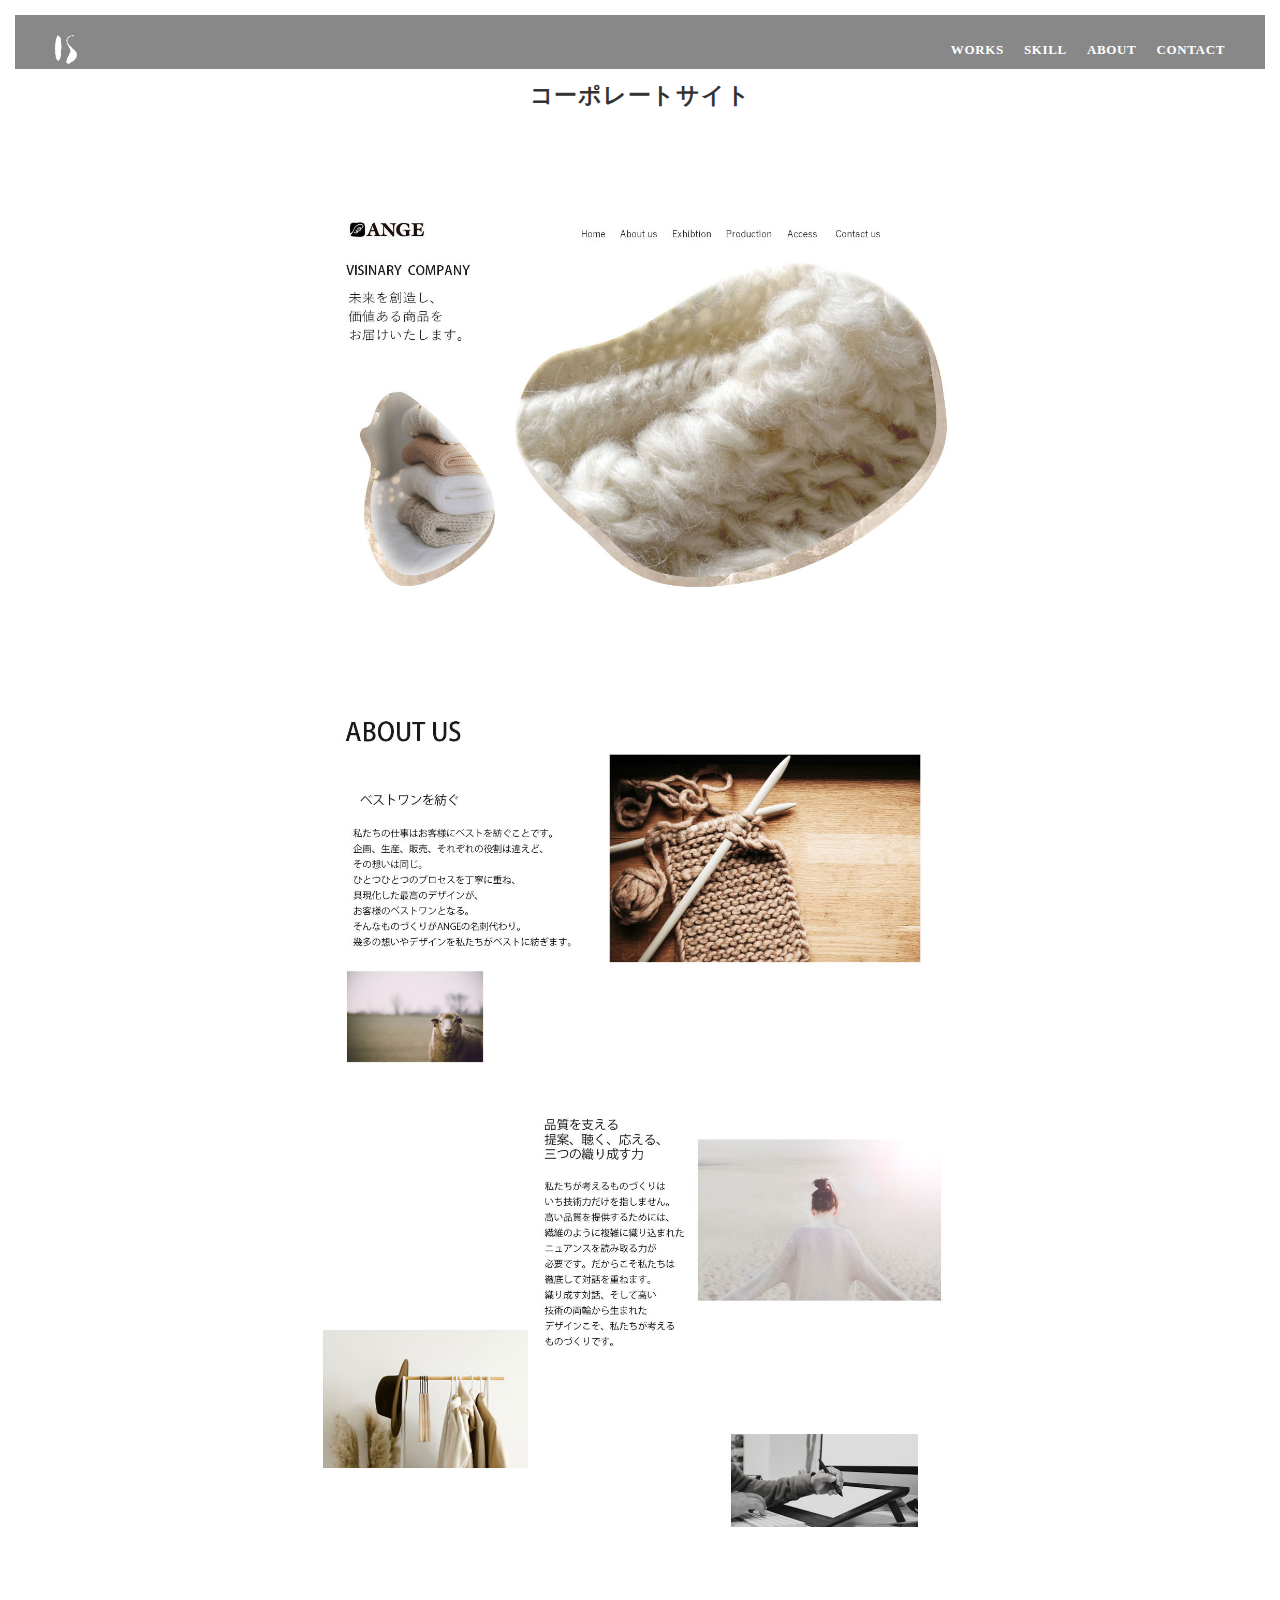
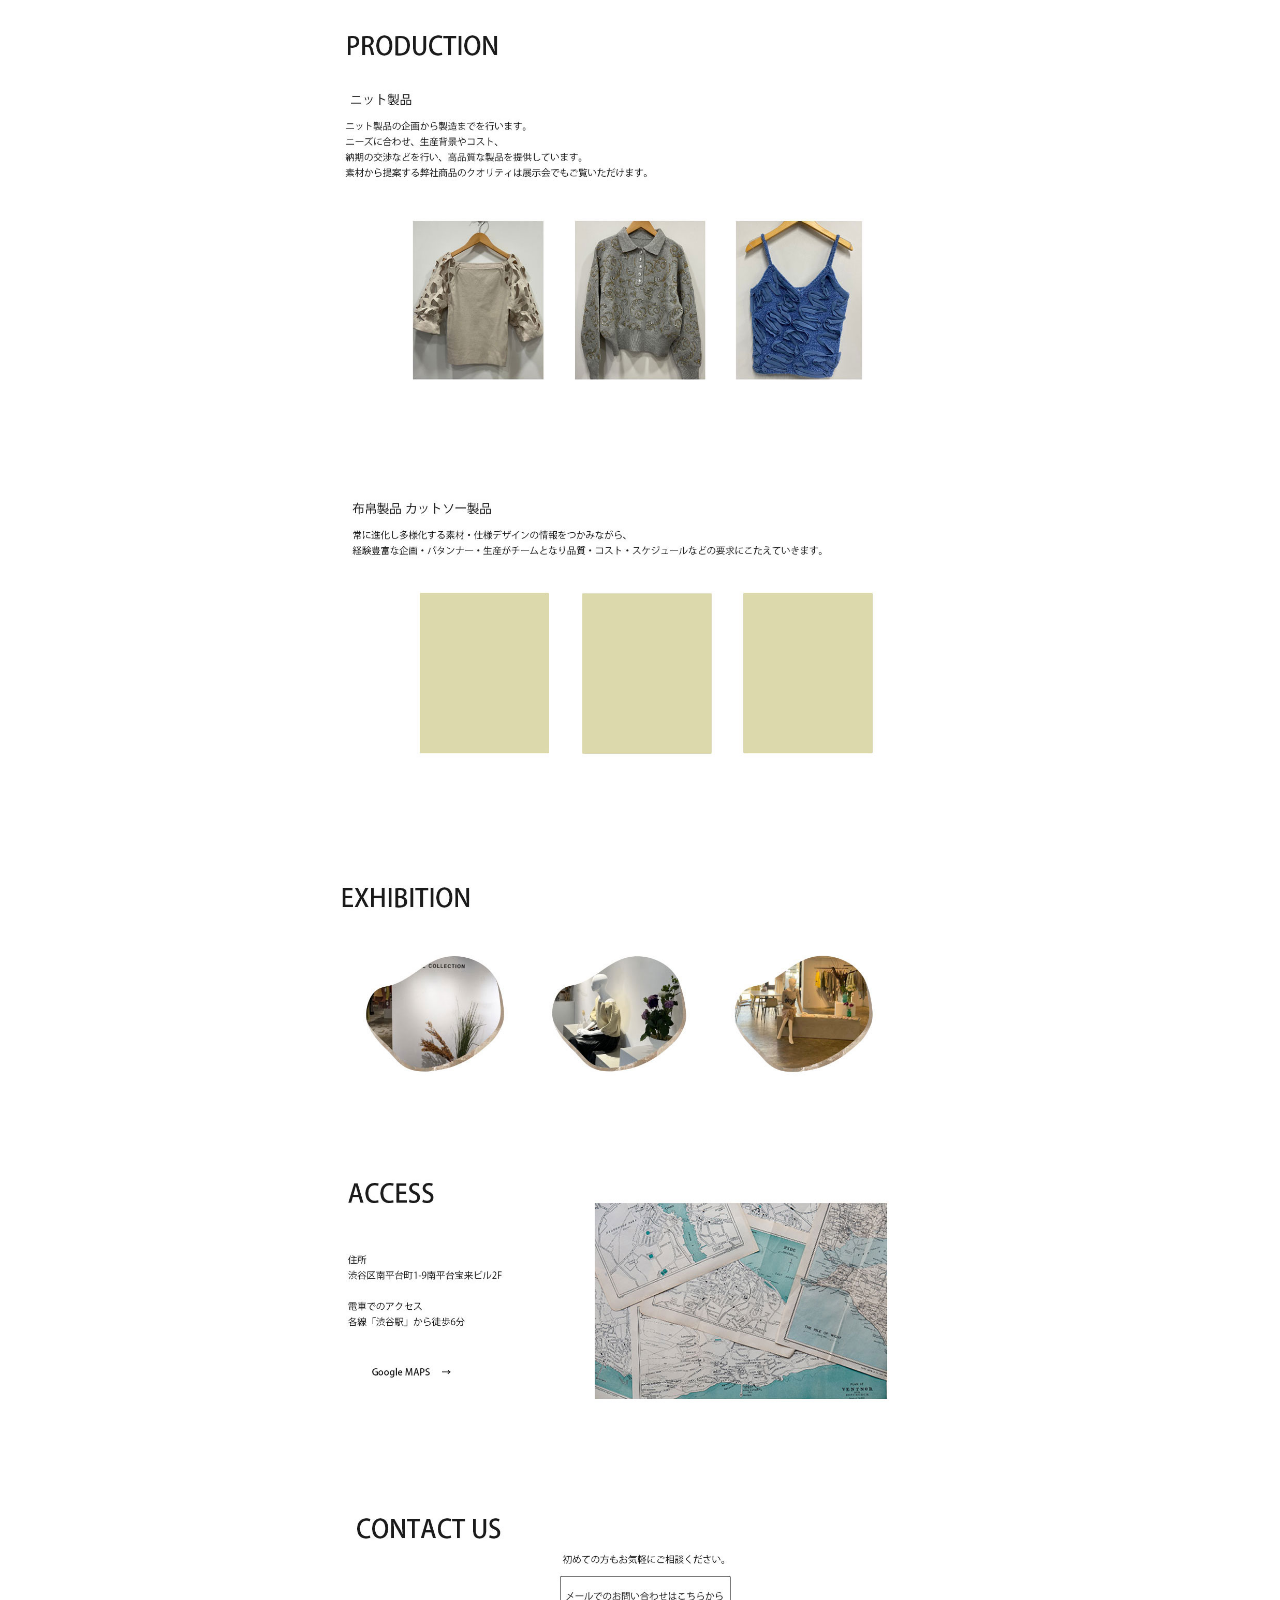
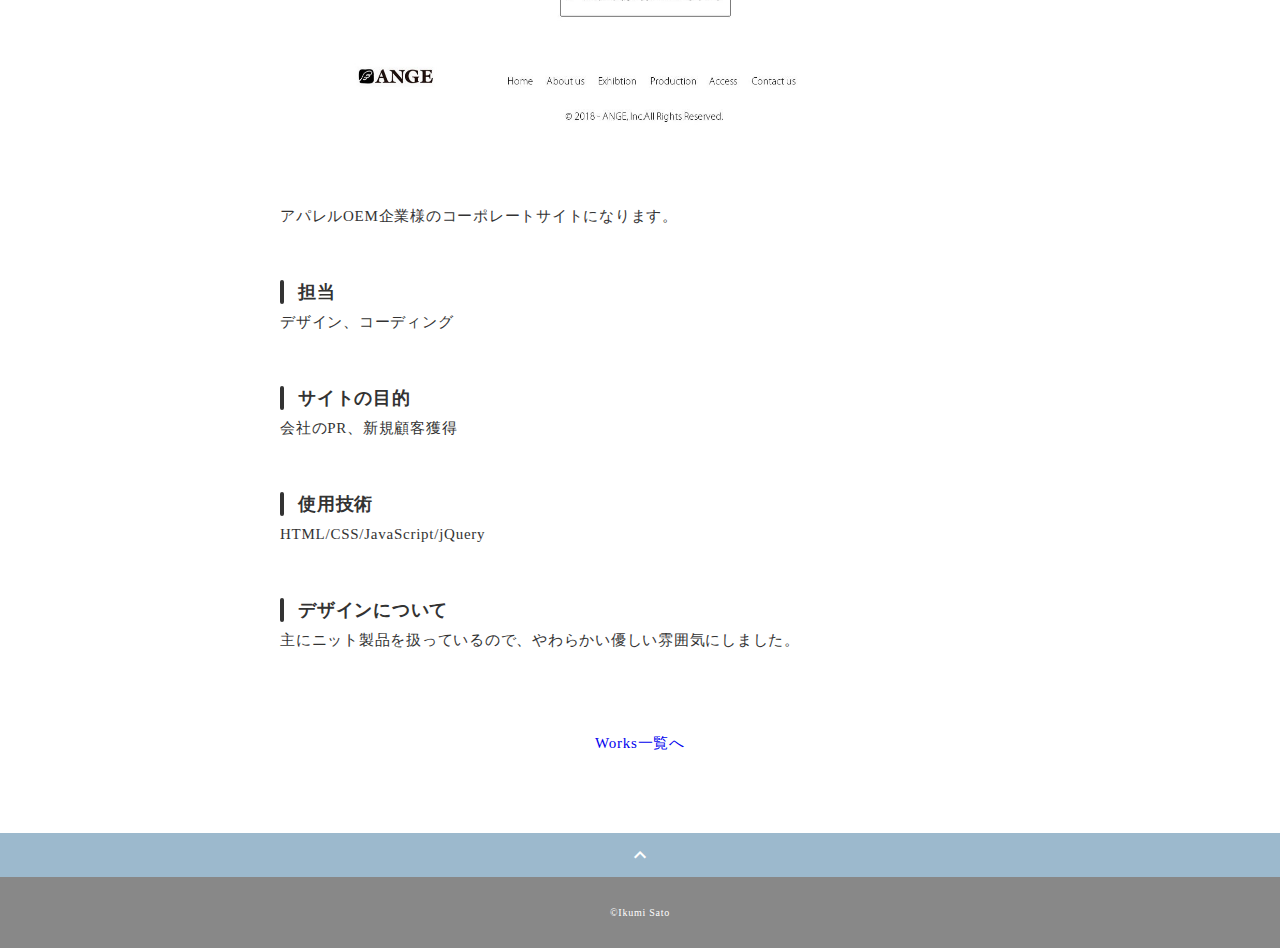
<file: works-1.html>
<!DOCTYPE html>
<html>
  <head>
    <meta charset="utf-8" />
    <meta
      name="viewport"
      content="width=device-width, initial-scale=1.0, maximum-scale=1.0, minimum-scale=1.0"
    />
    <title>Ikumi Sato ポートフォリオ</title>
    <link rel="icon" href="img/logo.gif" />
    <link rel="preconnect" href="https://fonts.gstatic.com" />
    <link
      href="https://fonts.googleapis.com/css2?family=Montserrat:wght@400;700&display=swap"
      rel="stylesheet"
    />
    <link
      href="https://fonts.googleapis.com/css?family=Material+Icons+Outlined"
      rel="stylesheet"
    />
    <link href="css/ress.css" media="all" rel="stylesheet" type="text/css" />
    <link href="css/style.css" media="all" rel="stylesheet" type="text/css" />
  </head>

  <body>
    <div class="wrapper">
      <!-- header -->
      <header class="header">
        <div class="container-sb">
          <h1 class="header-logo">
            <a href="index.html"><img src="img/logo.png" /></a>
          </h1>
          <nav class="gnav">
            <ul class="gnav-list">
              <li class="gnav-item"><a href="index.html#works">WORKS</a></li>
              <li class="gnav-item"><a href="index.html#skill">SKILL</a></li>
              <li class="gnav-item"><a href="index.html#about">ABOUT</a></li>
              <li class="gnav-item">
                <a href="index.html#contact">CONTACT</a>
              </li>
            </ul>
          </nav>
        </div>
      </header>
      <!-- /header -->

      <main class="content">
        <article class="article">
          <div class="article-container">
            <h2 class="article-title">コーポレートサイト</h2>
            <div class="article-body">
              <p style="text-align: center">
                <img src="img/works-detail/works-4.png" alt="" />
              </p>
              <p>アパレルOEM企業様のコーポレートサイトになります。</p>
              <!-- <h3>URL</h3>
              <p>
                <a href="" target="_blank" rel="noopener"
                  >ここにURLを入れてください。</a
                >
              </p> -->
              <h3>担当</h3>
              <p>デザイン、コーディング</p>
              <h3>サイトの目的</h3>
              <p>会社のPR、新規顧客獲得</p>
              <h3>使用技術</h3>
              <p>HTML/CSS/JavaScript/jQuery</p>
              <h3>デザインについて</h3>
              <p>
                主にニット製品を扱っているので、やわらかい優しい雰囲気にしました。
              </p>
            </div>
            <div class="home-link">
              <a href="index.html#works">Works一覧へ</a>
            </div>
          </div>
        </article>

        <div class="page-top" id="js-page-top">
          <span class="material-icons-outlined">expand_less</span>
        </div>
      </main>

      <!-- footer -->
      <footer class="footer">
        <div class="copyright">&copy;Ikumi Sato</div>
      </footer>
      <!-- /footer -->
    </div>
    <script src="https://ajax.googleapis.com/ajax/libs/jquery/3.6.0/jquery.min.js"></script>
    <script type="text/javascript" src="js/script.js"></script>
  </body>
</html>
</file>
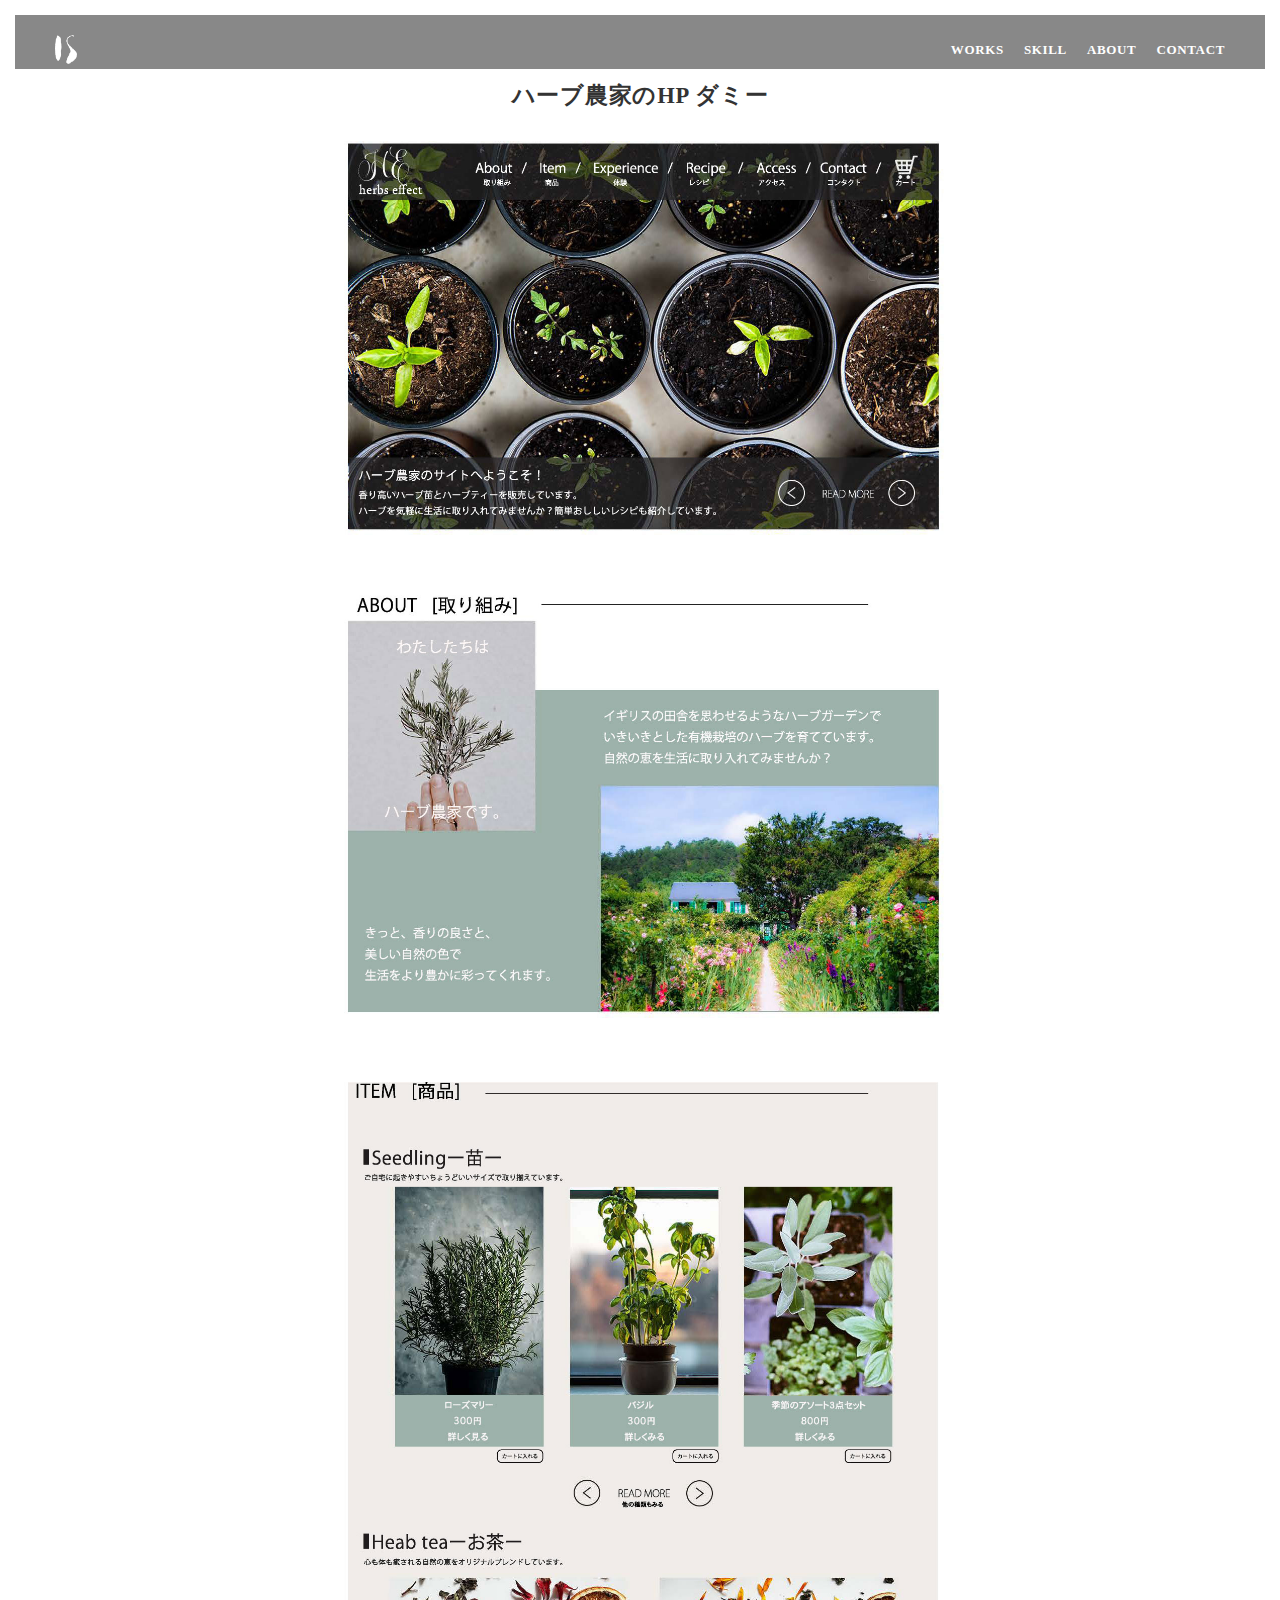
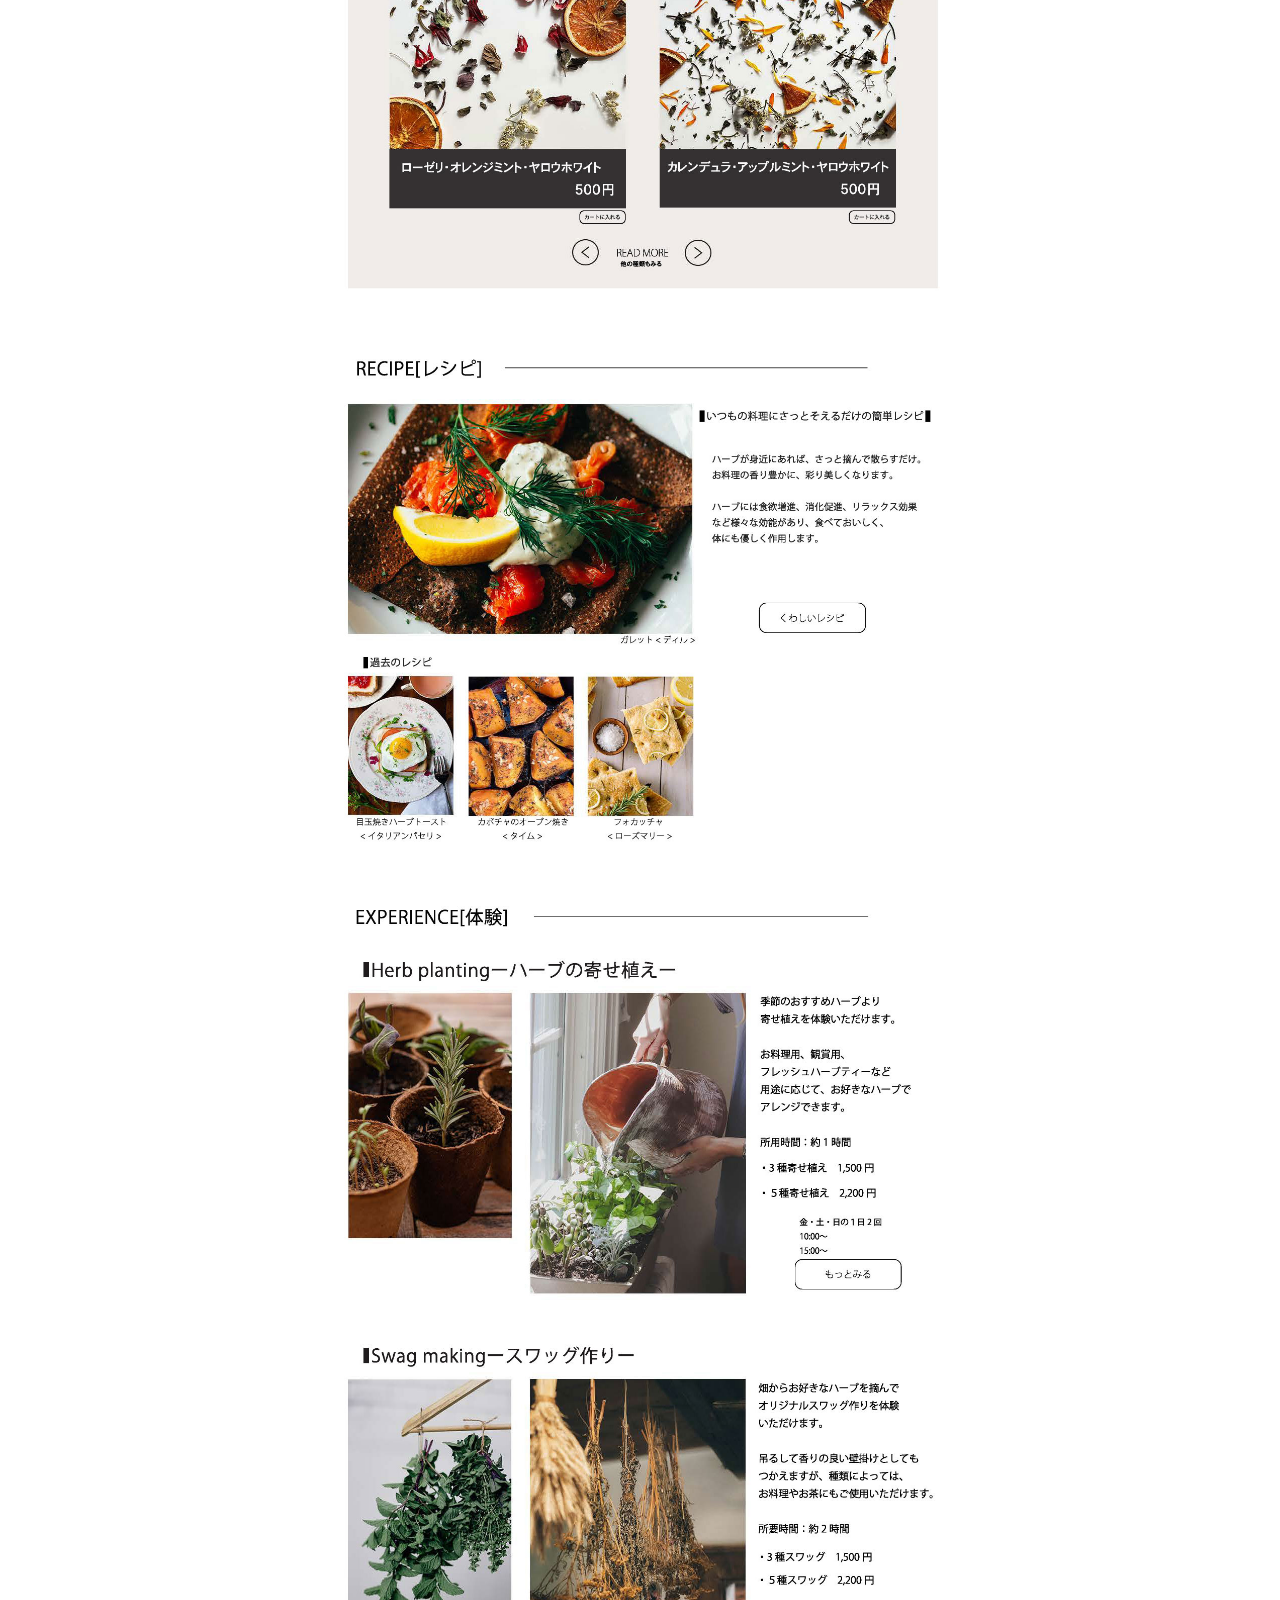
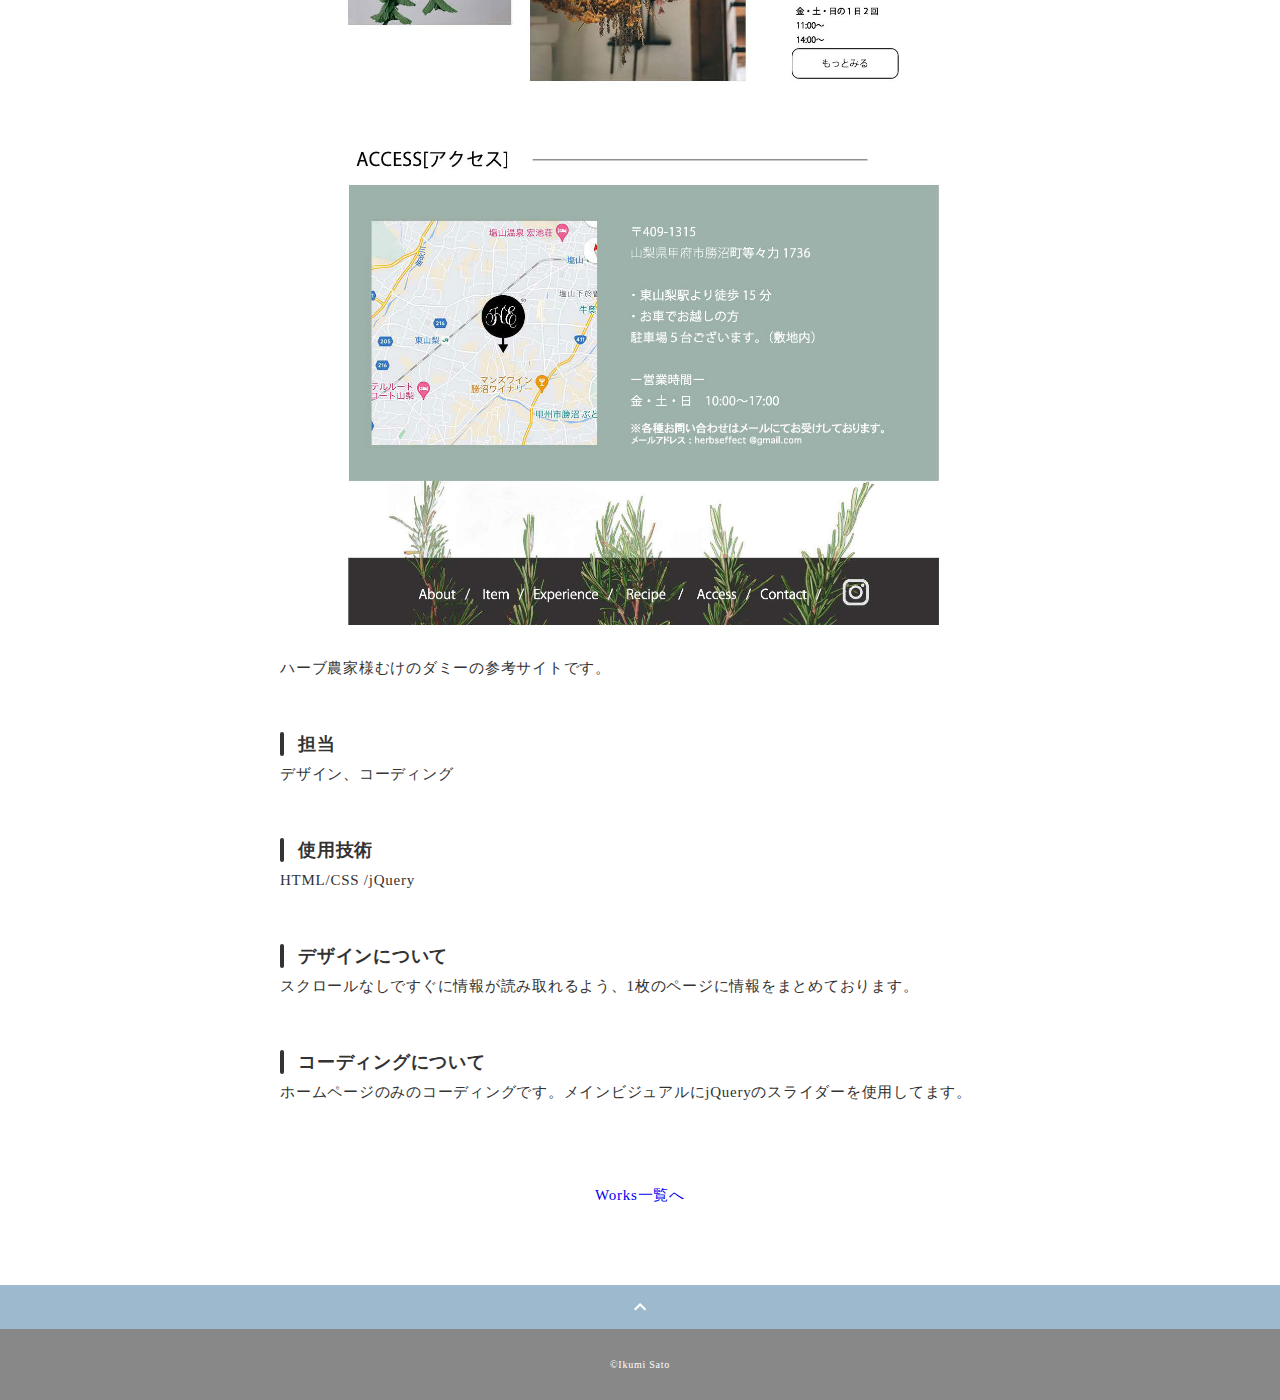
<file: works-2.html>
<!DOCTYPE html>
<html>
  <head>
    <meta charset="utf-8" />
    <meta
      name="viewport"
      content="width=device-width, initial-scale=1.0, maximum-scale=1.0, minimum-scale=1.0"
    />
    <title>Ikumi Sato ポートフォリオ</title>
    <link rel="icon" href="img/logo.gif" />
    <link rel="preconnect" href="https://fonts.gstatic.com" />
    <link
      href="https://fonts.googleapis.com/css2?family=Montserrat:wght@400;700&display=swap"
      rel="stylesheet"
    />
    <link
      href="https://fonts.googleapis.com/css?family=Material+Icons+Outlined"
      rel="stylesheet"
    />
    <link href="css/ress.css" media="all" rel="stylesheet" type="text/css" />
    <link href="css/style.css" media="all" rel="stylesheet" type="text/css" />
  </head>

  <body>
    <div class="wrapper">
      <!-- header -->
      <header class="header">
        <div class="container-sb">
          <h1 class="header-logo">
            <a href="index.html"><img src="img/logo.png" /></a>
          </h1>
          <nav class="gnav">
            <ul class="gnav-list">
              <li class="gnav-item"><a href="index.html#works">WORKS</a></li>
              <li class="gnav-item"><a href="index.html#skill">SKILL</a></li>
              <li class="gnav-item"><a href="index.html#about">ABOUT</a></li>
              <li class="gnav-item">
                <a href="index.html#contact">CONTACT</a>
              </li>
            </ul>
          </nav>
        </div>
      </header>
      <!-- /header -->

      <main class="content">
        <article class="article">
          <div class="article-container">
            <h2 class="article-title">ハーブ農家のHP ダミー</h2>
            <div class="article-body">
              <p>
                <img src="img/works-detail/works-2_pc.png" alt="" />
              </p>
              <p>ハーブ農家様むけのダミーの参考サイトです。</p>
              <!-- <h3>URL</h3>
              <p>
                <a href="" target="_blank" rel="noopener"
                  >ここにURLを入れてください。</a
                >
              </p> -->
              <h3>担当</h3>
              <p>デザイン、コーディング</p>
              <!-- <h3>サイトの目的</h3>
              <p>SNS等でリンクをお貼りいただく目的でのサイトになります。</p> -->
              <h3>使用技術</h3>
              <p>HTML/CSS /jQuery</p>
              <h3>デザインについて</h3>
              <p>
                スクロールなしですぐに情報が読み取れるよう、1枚のページに情報をまとめております。
              </p>
              <h3>コーディングについて</h3>
              <p>
                ホームページのみのコーディングです。メインビジュアルにjQueryのスライダーを使用してます。
              </p>
            </div>
            <div class="home-link">
              <a href="index.html#works">Works一覧へ</a>
            </div>
          </div>
        </article>

        <div class="page-top" id="js-page-top">
          <span class="material-icons-outlined">expand_less</span>
        </div>
      </main>

      <!-- footer -->
      <footer class="footer">
        <div class="copyright">&copy;Ikumi Sato</div>
      </footer>
      <!-- /footer -->
    </div>
    <script src="https://ajax.googleapis.com/ajax/libs/jquery/3.6.0/jquery.min.js"></script>
    <script type="text/javascript" src="js/script.js"></script>
  </body>
</html>
</file>
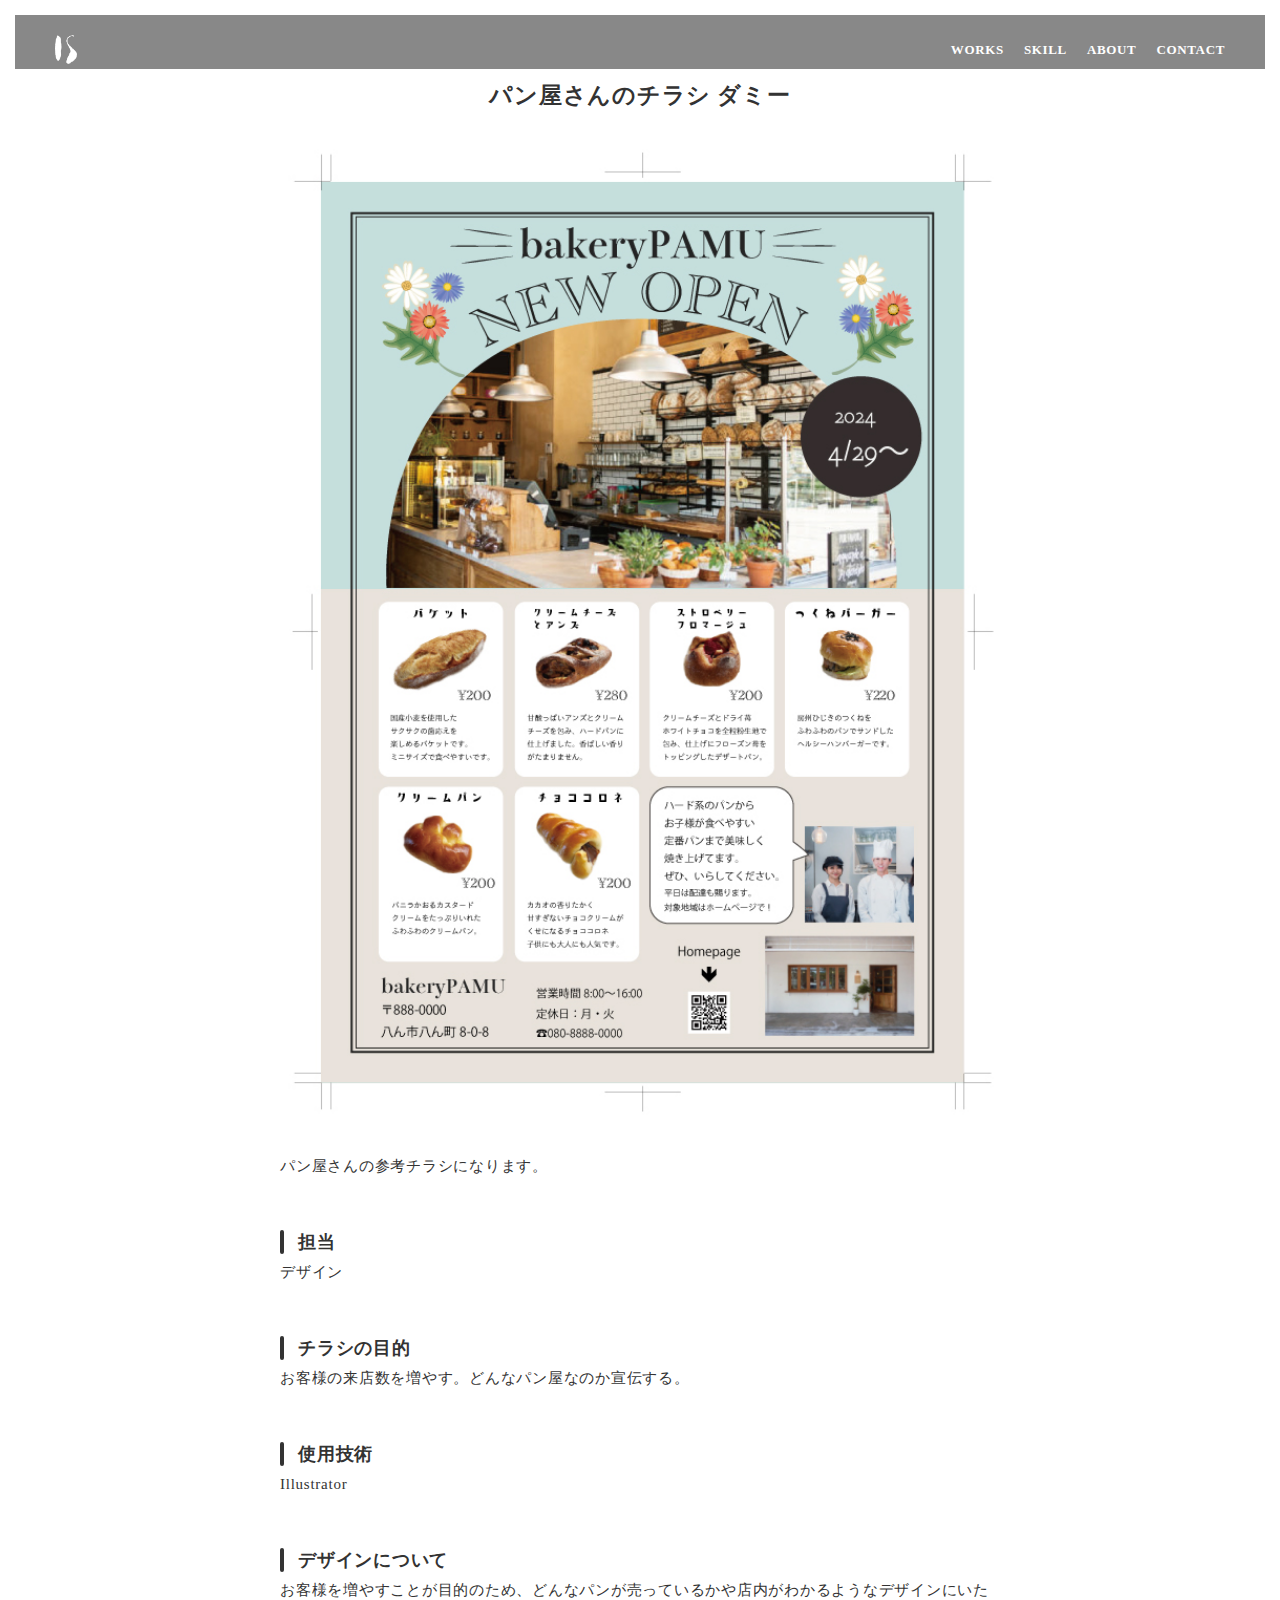
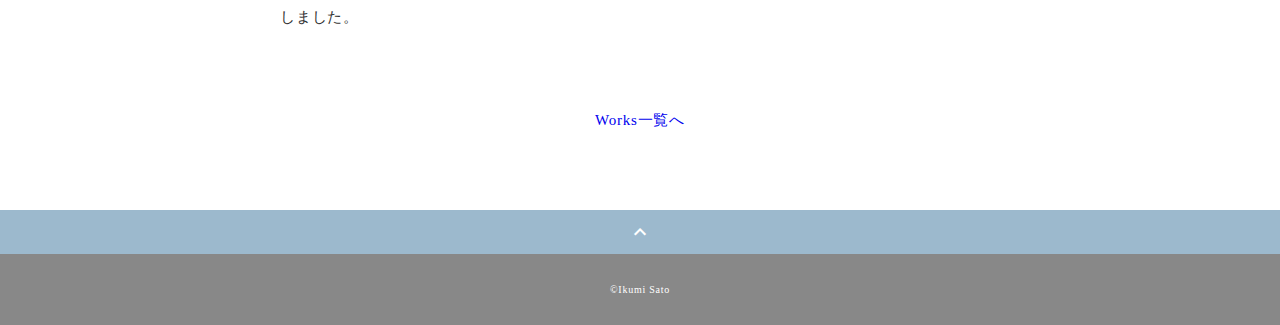
<file: works-6.html>
<!DOCTYPE html>
<html>
  <head>
    <meta charset="utf-8" />
    <meta
      name="viewport"
      content="width=device-width, initial-scale=1.0, maximum-scale=1.0, minimum-scale=1.0"
    />
    <title>Ikumi Sato ポートフォリオ</title>
    <link rel="icon" href="img/logo.gif" />
    <link rel="preconnect" href="https://fonts.gstatic.com" />
    <link
      href="https://fonts.googleapis.com/css2?family=Montserrat:wght@400;700&display=swap"
      rel="stylesheet"
    />
    <link
      href="https://fonts.googleapis.com/css?family=Material+Icons+Outlined"
      rel="stylesheet"
    />
    <link href="css/ress.css" media="all" rel="stylesheet" type="text/css" />
    <link href="css/style.css" media="all" rel="stylesheet" type="text/css" />
  </head>

  <body>
    <div class="wrapper">
      <!-- header -->
      <header class="header">
        <div class="container-sb">
          <h1 class="header-logo">
            <a href="index.html"><img src="img/logo.png" /></a>
          </h1>
          <nav class="gnav">
            <ul class="gnav-list">
              <li class="gnav-item"><a href="index.html#works">WORKS</a></li>
              <li class="gnav-item"><a href="index.html#skill">SKILL</a></li>
              <li class="gnav-item"><a href="index.html#about">ABOUT</a></li>
              <li class="gnav-item">
                <a href="index.html#contact">CONTACT</a>
              </li>
            </ul>
          </nav>
        </div>
      </header>
      <!-- /header -->

      <main class="content">
        <article class="article">
          <div class="article-container">
            <h2 class="article-title">パン屋さんのチラシ ダミー</h2>
            <div class="article-body">
              <p>
                <img src="img/works-detail/works-5.jpg" alt="" />
              </p>
              <p>パン屋さんの参考チラシになります。</p>
              <!-- <h3>URL</h3>
              <p>
                <a href="" target="_blank" rel="noopener"
                  >ここにURLを入れてください。</a
                >
              </p> -->
              <h3>担当</h3>
              <p>デザイン</p>
              <h3>チラシの目的</h3>
              <p>お客様の来店数を増やす。どんなパン屋なのか宣伝する。</p>
              <h3>使用技術</h3>
              <p>Illustrator</p>
              <h3>デザインについて</h3>
              <p>
                お客様を増やすことが目的のため、どんなパンが売っているかや店内がわかるようなデザインにいたしました。
              </p>
            </div>
            <div class="home-link">
              <a href="index.html#works">Works一覧へ</a>
            </div>
          </div>
        </article>

        <div class="page-top" id="js-page-top">
          <span class="material-icons-outlined">expand_less</span>
        </div>
      </main>

      <!-- footer -->
      <footer class="footer">
        <div class="copyright">&copy;Ikumi Sato</div>
      </footer>
      <!-- /footer -->
    </div>
    <script src="https://ajax.googleapis.com/ajax/libs/jquery/3.6.0/jquery.min.js"></script>
    <script type="text/javascript" src="js/script.js"></script>
  </body>
</html>
</file>
<file: css/ress.css>
/*!
 * ress.css • v3.0.1
 * MIT License
 * github.com/filipelinhares/ress
 */

/* # =================================================================
   # Global selectors
   # ================================================================= */

html {
  box-sizing: border-box;
  word-break: normal;
  -moz-tab-size: 4;
  tab-size: 4;

  -webkit-text-size-adjust: 100%; /* Prevent adjustments of font size after orientation changes in iOS */
}

*,
::before,
::after {
  box-sizing: inherit;
  background-repeat: no-repeat; /* Set `background-repeat: no-repeat` to all elements and pseudo elements */
}

::before,
::after {
  vertical-align: inherit;
  text-decoration: inherit; /* Inherit text-decoration and vertical align to ::before and ::after pseudo elements */
}

* {
  margin: 0;
  padding: 0; /* Reset `padding` and `margin` of all elements */
}

/* # =================================================================
   # General elements
   # ================================================================= */

hr {
  overflow: visible; /* Show the overflow in Edge and IE */
  height: 0; /* Add the correct box sizing in Firefox */
}

details,
main {
  display: block; /* Render the `main` element consistently in IE. */
}

summary {
  display: list-item; /* Add the correct display in all browsers */
}

small {
  font-size: 80%; /* Set font-size to 80% in `small` elements */
}

[hidden] {
  display: none; /* Add the correct display in IE */
}

abbr[title] {
  /* Add the correct text decoration in Chrome, Edge, IE, Opera, and Safari */
  text-decoration: underline;
  text-decoration: underline dotted;
  border-bottom: none; /* Remove the bottom border in Chrome 57 */
}

a {
  background-color: transparent; /* Remove the gray background on active links in IE 10 */
}

a:active,
a:hover {
  outline-width: 0; /* Remove the outline when hovering in all browsers */
}

code,
kbd,
pre,
samp {
  font-family: monospace, monospace; /* Specify the font family of code elements */
}

pre {
  font-size: 1em; /* Correct the odd `em` font sizing in all browsers */
}

b,
strong {
  font-weight: bolder; /* Add the correct font weight in Chrome, Edge, and Safari */
}

/* https://gist.github.com/unruthless/413930 */
sub,
sup {
  position: relative;
  font-size: 75%;
  line-height: 0;
  vertical-align: baseline;
}

sub {
  bottom: -.25em;
}

sup {
  top: -.5em;
}

/* # =================================================================
   # Forms
   # ================================================================= */

input {
  border-radius: 0;
}

/* Replace pointer cursor in disabled elements */
[disabled] {
  cursor: default;
}

[type="number"]::-webkit-container-spin-button,
[type="number"]::-webkit-outer-spin-button {
  height: auto; /* Correct the cursor style of increment and decrement buttons in Chrome */
}

[type="search"] {
  outline-offset: -2px; /* Correct the outline style in Safari */

  -webkit-appearance: textfield; /* Correct the odd appearance in Chrome and Safari */
}

[type="search"]::-webkit-search-decoration {
  -webkit-appearance: none; /* Remove the container padding in Chrome and Safari on macOS */
}

textarea {
  overflow: auto; /* Internet Explorer 11+ */
  resize: vertical; /* Specify textarea resizability */
}

button,
input,
optgroup,
select,
textarea {
  font: inherit; /* Specify font inheritance of form elements */
}

optgroup {
  font-weight: bold; /* Restore the font weight unset by the previous rule */
}

button {
  overflow: visible; /* Address `overflow` set to `hidden` in IE 8/9/10/11 */
}

button,
select {
  text-transform: none; /* Firefox 40+, Internet Explorer 11- */
}

/* Apply cursor pointer to button elements */
button,
[type="button"],
[type="reset"],
[type="submit"],
[role="button"] {
  cursor: pointer;
  color: inherit;
}

/* Remove container padding and border in Firefox 4+ */
button::-moz-focus-container,
[type="button"]::-moz-focus-container,
[type="reset"]::-moz-focus-container,
[type="submit"]::-moz-focus-container {
  padding: 0;
  border-style: none;
}

/* Replace focus style removed in the border reset above */
button:-moz-focusring,
[type="button"]::-moz-focus-container,
[type="reset"]::-moz-focus-container,
[type="submit"]::-moz-focus-container {
  outline: 1px dotted ButtonText;
}

button,
html [type="button"],
/* Prevent a WebKit bug where (2) destroys native `audio` and `video`controls in Android 4 */
[type="reset"],
[type="submit"] {
  -webkit-appearance: button; /* Correct the inability to style clickable types in iOS */
}

/* Remove the default button styling in all browsers */
button,
input,
select,
textarea {
  border-style: none;
  background-color: transparent;
}

/* Style select like a standard input */
select {
  -webkit-appearance: none; /* Chrome 41+ */
  -moz-appearance: none; /* Firefox 36+ */
}

select::-ms-expand {
  display: none; /* Internet Explorer 11+ */
}

select::-ms-value {
  color: currentColor; /* Internet Explorer 11+ */
}

legend {
  display: table; /* Correct the text wrapping in Edge and IE */
  max-width: 100%; /* Correct the text wrapping in Edge and IE */
  max-width: 100%; /* Correct the text wrapping in Edge 18- and IE */
  white-space: normal; /* Correct the text wrapping in Edge and IE */
  color: inherit; /* Correct the color inheritance from `fieldset` elements in IE */
  border: 0; /* Correct `color` not being inherited in IE 8/9/10/11 */
}

::-webkit-file-upload-button {
  font: inherit; /* Change font properties to `inherit` in Chrome and Safari */
  color: inherit;
  /* Correct the inability to style clickable types in iOS and Safari */

  -webkit-appearance: button;
}

/* # =================================================================
   # Specify media element style
   # ================================================================= */

img {
  border-style: none; /* Remove border when inside `a` element in IE 8/9/10 */
}

/* Add the correct vertical alignment in Chrome, Firefox, and Opera */
progress {
  vertical-align: baseline;
}

/* # =================================================================
   # Accessibility
   # ================================================================= */

/* Hide content from screens but not screenreaders */
@media screen {
  [hidden~="screen"] {
    display: inherit;
  }
  [hidden~="screen"]:not(:active):not(:focus):not(:target) {
    position: absolute !important;
    clip: rect(0 0 0 0) !important;
  }
}

/* Specify the progress cursor of updating elements */
[aria-busy="true"] {
  cursor: progress;
}

/* Specify the pointer cursor of trigger elements */
[aria-controls] {
  cursor: pointer;
}

/* Specify the unstyled cursor of disabled, not-editable, or otherwise inoperable elements */
[aria-disabled] {
  cursor: default;
}
</file>
<file: css/style.css>
body {
  font-family: "Yu Gothic", "游ゴシック", YuGothic, "游ゴシック体";
  font-size: 15px;
  letter-spacing: 0.05em;
  color: #333;
}

a {
  transition: opacity 0.3s;
  text-decoration: none;
  display: block;
  width: 100%;
  height: auto;
}

img {
  max-width: 100%;
  display: block;
  width: 100%;
  height: auto;
}

.pc-only {
  display: block;
}

.sp-only {
  display: none;
}

/*--------------------------------
 レイアウト
---------------------------------*/

.section {
  margin-top: 100px;
}

.container {
  max-width: 1340px;
  margin: 0 auto;
  padding: 0 40px;
}

/*--------------------------------
見出し
---------------------------------*/
.title {
  font-family: "Aboreto", system-ui;
  font-size: 34px;
  font-weight: bold;
  line-height: 1;
  margin-bottom: 40px;
  text-align: center;
  letter-spacing: 0.05em;
  color: #333;
  margin-top: 50px;
}

.lead {
  font-size: 16px;
  line-height: 1.8;
  margin-bottom: 30px;
}

/*--------------------------------
ヘッダー
---------------------------------*/
.header {
  position: fixed;
  top: 0;
  z-index: 1;
  width: 100%;
  padding: 15px;
}

.header .container {
  display: flex;
  align-items: center;
  justify-content: space-between;
}
.header .container-sb {
  display: flex;
  align-items: center;
  justify-content: space-between;
  background-color: #888;
  padding: 20px 40px 5px 40px;
}
.header-logo img {
  width: 30%;
}

.gnav-list {
  display: flex;
  justify-content: space-between;
  list-style: none;
}

.gnav-item:not(:last-child) {
  margin-right: 20px;
}

.gnav-item a {
  position: relative;
  font-size: 13px;
  font-weight: bold;
  display: inline-block;
  padding: 5px 0;
  transition: 0.3s;
  letter-spacing: 0.05em;
  color: #fff;
}
.gnav-item a:after {
  position: absolute;
  bottom: 0;
  left: 50%;
  width: 0;
  height: 3px;
  content: "";
  transition: 0.3s;
  -webkit-transform: translateX(-50%);
  transform: translateX(-50%);
  background-color: #e2ecc9;
}

.gnav-item a:hover:after {
  width: 100%;
}

/*--------------------------------
 メインビジュアル
---------------------------------*/
.mv {
  height: auto;
  text-align: center;
}
.mv-container {
  position: relative;
}
:root {
  --bg-color: rgba(236, 241, 241, 0.25);
  --ripple-color: #bfdddd;
}
.mv-container img {
  width: 100%;
}
.mv-photo {
  /* display: inline-block; */
  background-image: url(../img/por.jpg);
  background-size: cover;
  width: 100%;
  height: 700px;
  text-align: center;
}
.mv-photo:before {
  content: "";
  vertical-align: middle;
  height: 100%;
}

/*--------------------------------
 Works
---------------------------------*/
.works section {
  margin-top: 500px;
}
.works-list {
  display: flex;
  flex-wrap: wrap;
  margin-bottom: -40px;
}

.works-item {
  width: 31.74603%;
  margin-right: 1.5873%;
  margin-bottom: 40px;
  color: #333;
}

.works-item:hover {
  opacity: 0.8;
}

.works-item:nth-of-type(3n) {
  margin-right: 0;
}

.works-img img {
  border: 1px solid #e6e6e6;
}

.works-name {
  font-size: 12px;
  font-weight: bold;
  margin-top: 8px;
}

.works-info {
  font-size: 10px;
  margin-top: 5px;
}

/*--------------------------------
 Skill
---------------------------------*/
.skill-list {
  display: flex;
  flex-wrap: wrap;
  justify-content: space-between;
  margin-bottom: -50px;
}

.skill-item {
  display: flex;
  align-items: flex-start;
  justify-content: space-between;
  width: 48%;
  margin-bottom: 50px;
}

.skill-img {
  width: 60px;
  height: auto;
  margin-right: 20px;
}

.skill-body {
  flex: 1;
}

.skill-name {
  margin-bottom: 10px;
}

.skill-text {
  font-size: 14px;
  line-height: 1.8;
}

/*--------------------------------
 About
---------------------------------*/
.profile {
  display: flex;
  margin: 0 auto;
}

.profile__inner {
  width: 30%;
  justify-content: space-between;
  gap: 20px;
}
.profile-img {
  margin: 70px;
  width: 70%;
}
.profile-img--orange {
  margin: 20px 20px 20px 50px;
}

.profile-img--red {
  margin: 120px 20px 20px 30px;
  width: 50%;
}
.profile-img--child {
  margin: 40px auto;
  width: 50%;
}
.profile-body {
  margin: 40px;
}

.profile-body p {
  font-size: 13px;
  line-height: 1.8;
}

.profile-body p:not(:last-child) {
  margin-bottom: 30px;
}

/*--------------------------------
 Contact
---------------------------------*/
.contact {
  text-align: center;
}

.contact-item:not(:last-child) {
  margin-right: 10px;
}

.contact-text {
  margin-top: 10px;
}
.contact-list img {
  width: 5%;
  margin: 15px;
}
.contact-list img {
  margin: 0 auto;
}
/*--------------------------------
 ページトップ
---------------------------------*/
.page-top {
  font-weight: bold;
  padding: 10px;
  cursor: pointer;
  text-align: center;
  background-color: #86a9c2d1;
}

.page-top .material-icons-outlined {
  vertical-align: bottom;
  color: #fff;
}

/*--------------------------------
 フッター
---------------------------------*/
.footer {
  padding: 30px;
  background-color: #888;
}

.copyright {
  font-size: 10px;
  text-align: center;
  color: #fff;
}

/*--------------------------------
 下層：Worksページ
---------------------------------*/
.article {
  padding: 80px 0;
}

.article-container {
  max-width: 1040px;
  margin: 0 auto;
  padding: 0 20px;
}

.article-title {
  margin-bottom: 30px;
  text-align: center;
}

.article-body {
  max-width: 720px;
  margin: 0 auto;
  margin-bottom: 80px;
}

.article-body h3 {
  position: relative;
  font-size: 18px;
  margin-bottom: 5px;
  padding-left: 1em;
}

.article-body img {
  width: 100%;
  height: auto;
}

.article-body h3:not(:first-child) {
  margin-top: 50px;
}

.article-body h3::before {
  position: absolute;
  top: 0;
  left: 0;
  width: 4px;
  height: 100%;
  content: "";
  border-radius: 3px;
  background-color: #333;
}

.article-body p {
  font-size: 15px;
  line-height: 1.8;
  margin-bottom: 30px;
}

.home-link {
  text-align: center;
}

/*media Queries 767
----------------------------------------------------*/
@media screen and (max-width: 767px) {
  body {
    font-size: 14px;
  }

  .pc-only {
    display: none;
  }

  .sp-only {
    display: block;
  }

  /* 見出し */
  .title {
    font-size: 26px;
    margin-bottom: 20px;
  }

  .lead {
    font-size: 14px;
    line-height: 1.7;
    margin-bottom: 20px;
  }

  /* ヘッダー */
  .header .container {
    padding: 15px;
  }

  .header-logo {
    margin-right: 15px;
  }

  .gnav-item:not(:last-child) {
    margin-right: 10px;
  }

  .gnav-item a {
    font-size: 10px;
  }

  .gnav-item a:after {
    display: none;
  }

  /*  メインビジュアル */

  .mv-container {
    width: 100%;
    margin: 0;
  }

  .mv-photo {
    width: 100%;
    margin: 0 auto;
    background-position: center;
  }
  /* Works */

  .works-name {
    font-size: 12px;
  }

  .works-info {
    margin-top: 3px;
  }

  .works-list {
    justify-content: space-between;
  }

  .works-item {
    flex: 0 0 48%;
    margin-right: 0;
    margin-bottom: 30px;
  }

  /* Skill */
  .skill-list {
    display: block;
    margin-bottom: 0;
  }

  .skill-item {
    width: 100%;
    margin-bottom: 35px;
  }

  .skill-item:last-child {
    margin-bottom: 0;
  }

  .skill-name {
    margin-bottom: 5px;
  }

  .skill-text {
    font-size: 13px;
    line-height: 1.7;
  }

  /* About */
  .profile {
    display: block;
  }
  .profile__inner {
    width: 100%;
    margin: 0 auto;
  }
  .profile__inner P {
    margin: 50px auto;
  }
  .profile-img {
    width: 150px;
    margin: 0 auto;
    margin-bottom: 25px;
  }
  .profile-img--red {
    margin: 50px auto;
    /* transform: translateX(8%); */
  }
  .profile-img--orange {
    margin: 50px auto;
    width: 50%;
  }

  .profile-body p {
    font-size: 14px;
    line-height: 1.7;
  }

  .profile-body p:not(:last-child) {
    margin-bottom: 20px;
  }

  /* フッター */
  .footer {
    padding: 20px;
  }

  /* 下層ページ */
  .article {
    padding: 50px 0;
  }

  .article-body h3 {
    font-size: 16px;
    padding-left: 0.8em;
  }

  .article-body h3:not(:first-child) {
    margin-top: 30px;
  }

  .article-body p {
    font-size: 14px;
    line-height: 1.7;
    margin-bottom: 20px;
  }
}
</file>
